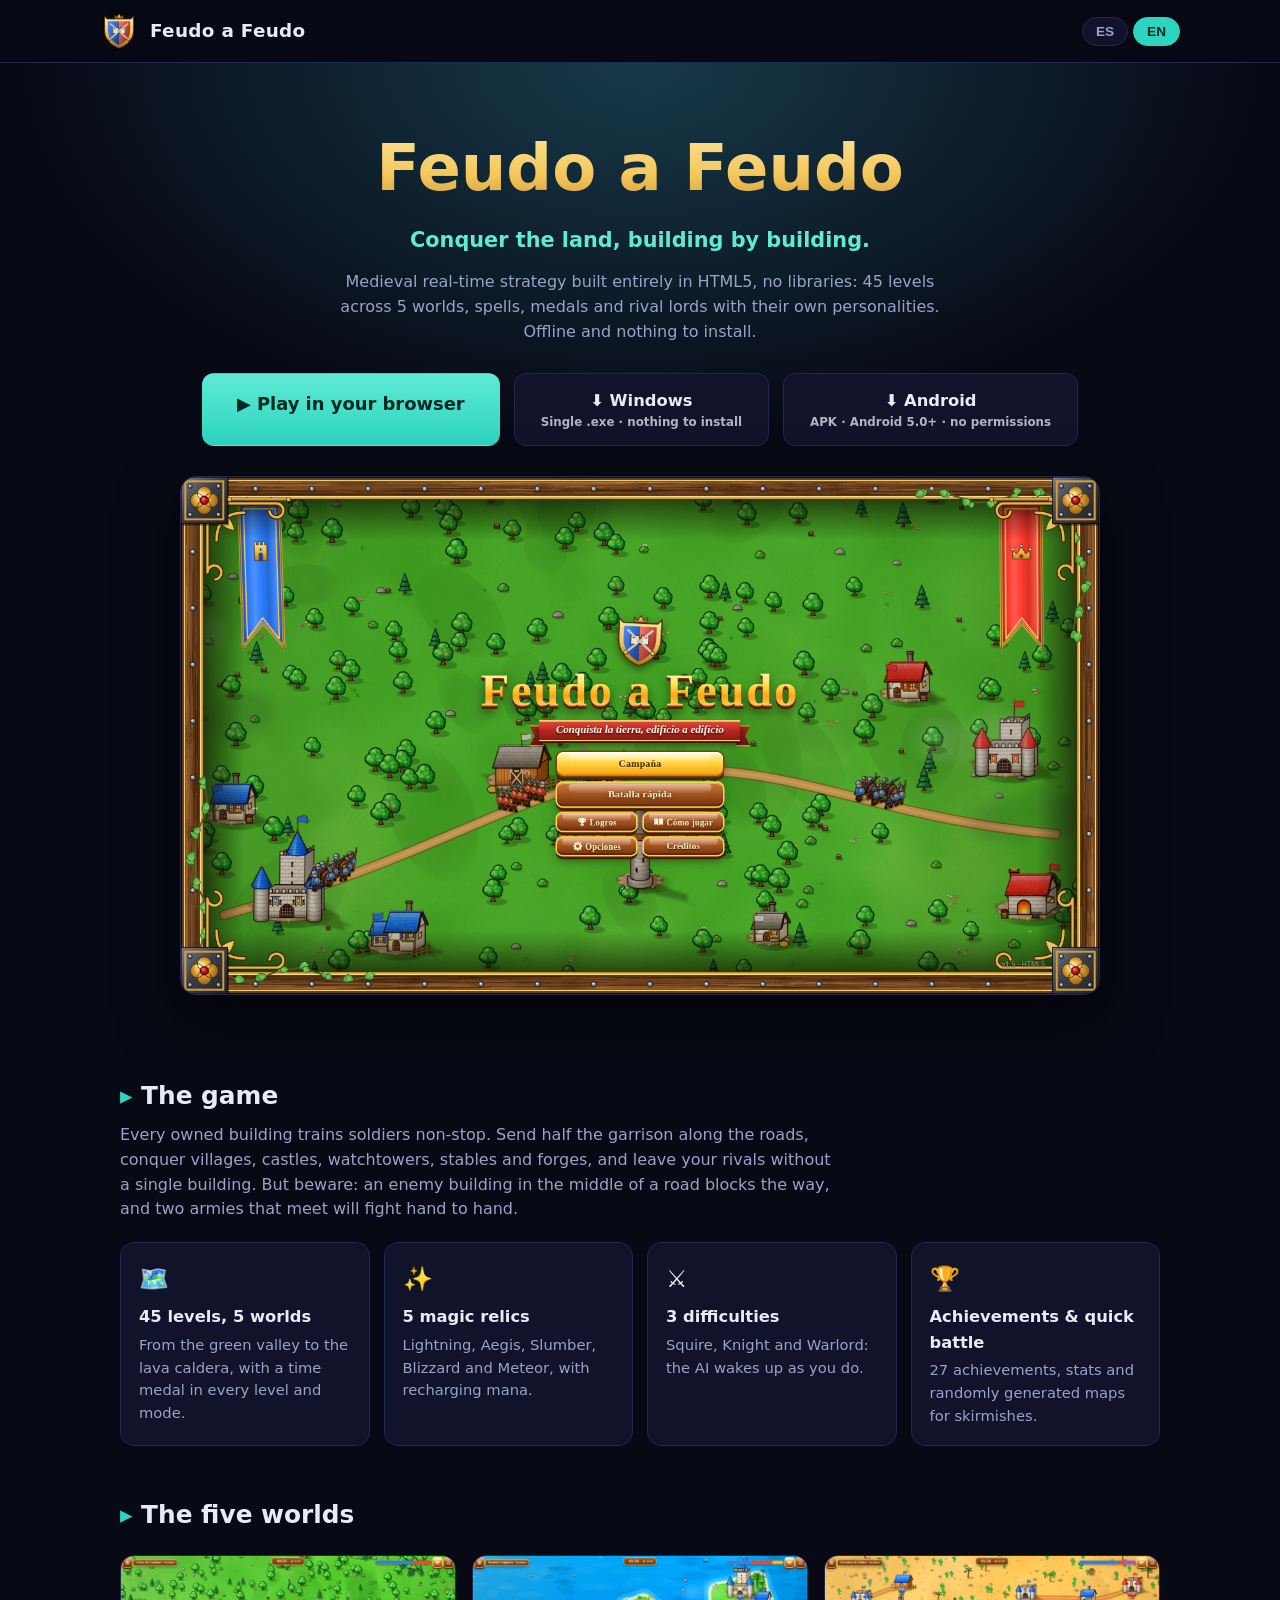
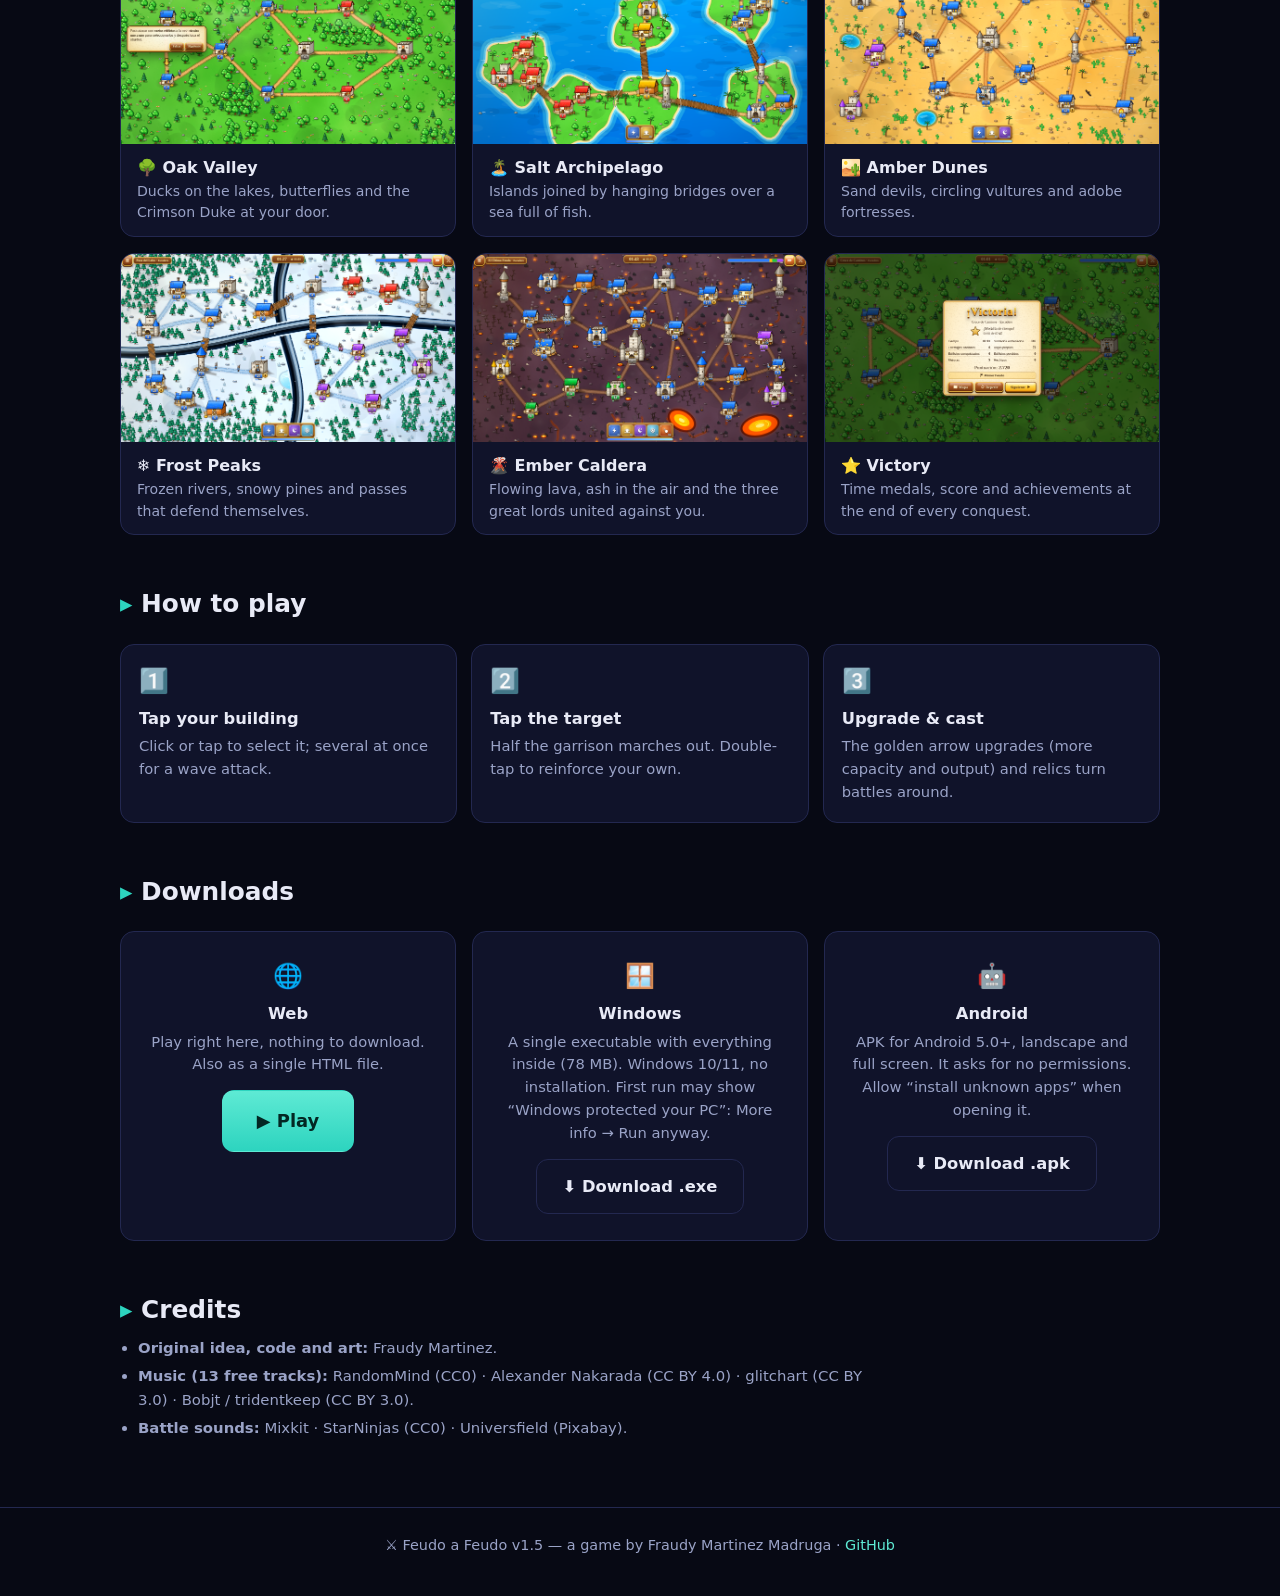
<file: index.html>
<!DOCTYPE html>
<html lang="es">
<head>
<meta charset="UTF-8">
<meta name="viewport" content="width=device-width, initial-scale=1.0">
<title>Feudo a Feudo — Conquista la tierra, edificio a edificio</title>
<meta name="description" content="Juego de estrategia medieval en tiempo real hecho en HTML5. 45 niveles, 5 mundos. Juega en el navegador o descarga para Windows y Android.">
<link rel="icon" href="juego/img/icono-192.png">
<style>
  :root{
    --bg:#070914; --bg2:#0c0f22; --card:#10132a; --line:#232850;
    --teal:#2dd4bf; --teal2:#5eead4; --gold:#f4c95d; --txt:#e8eaf6; --mut:#9aa3c7;
  }
  *{margin:0;padding:0;box-sizing:border-box}
  body{background:var(--bg);color:var(--txt);font-family:'Segoe UI',system-ui,-apple-system,sans-serif;line-height:1.55}
  a{color:var(--teal2);text-decoration:none}
  .wrap{max-width:1080px;margin:0 auto;padding:0 20px}
  header{position:sticky;top:0;z-index:10;background:rgba(7,9,20,.88);backdrop-filter:blur(8px);border-bottom:1px solid var(--line)}
  .nav{display:flex;align-items:center;gap:12px;padding:12px 0}
  .nav img{width:38px;height:38px;border-radius:9px}
  .nav .t{font-weight:800;font-size:1.15rem;letter-spacing:.3px}
  .nav .sp{flex:1}
  .lang button{background:var(--card);color:var(--mut);border:1px solid var(--line);padding:6px 13px;border-radius:20px;cursor:pointer;font-weight:700;font-size:.85rem}
  .lang button.on{background:var(--teal);color:#04241f;border-color:var(--teal)}
  .hero{text-align:center;padding:56px 0 30px;background:radial-gradient(ellipse 70% 55% at 50% 0%,#173a4a 0%,var(--bg) 70%)}
  .hero h1{font-size:clamp(2.4rem,6vw,4rem);font-weight:900;background:linear-gradient(180deg,#ffe9a8,var(--gold) 55%,#c8892a);-webkit-background-clip:text;background-clip:text;color:transparent;text-shadow:0 2px 0 transparent}
  .hero .tag{color:var(--teal2);font-size:clamp(1rem,2.4vw,1.3rem);font-weight:600;margin-top:6px}
  .hero .sub{color:var(--mut);max-width:640px;margin:14px auto 0}
  .cta{display:flex;gap:14px;justify-content:center;flex-wrap:wrap;margin:28px 0 8px}
  .btn{display:inline-block;padding:14px 26px;border-radius:12px;font-weight:800;font-size:1.02rem;border:1px solid var(--line);background:var(--card);color:var(--txt);transition:.15s}
  .btn:hover{transform:translateY(-2px);border-color:var(--teal)}
  .btn.play{background:linear-gradient(180deg,var(--teal2),var(--teal));color:#032723;border-color:transparent;font-size:1.12rem;padding:16px 34px}
  .btn small{display:block;font-weight:600;font-size:.74rem;opacity:.75}
  .shot{margin:30px auto 0;max-width:920px}
  .shot img{width:100%;border-radius:16px;border:1px solid var(--line);box-shadow:0 24px 60px rgba(0,0,0,.55)}
  section{padding:44px 0 6px}
  h2{font-size:1.55rem;margin-bottom:8px}
  h2 .bar{color:var(--teal)}
  .lead{color:var(--mut);max-width:720px}
  .grid{display:grid;grid-template-columns:repeat(auto-fit,minmax(230px,1fr));gap:14px;margin-top:20px}
  .card{background:var(--card);border:1px solid var(--line);border-radius:14px;padding:18px}
  .card .ic{font-size:1.5rem}
  .card h3{margin:6px 0 4px;font-size:1.02rem}
  .card p{color:var(--mut);font-size:.92rem}
  .worlds{display:grid;grid-template-columns:repeat(auto-fit,minmax(300px,1fr));gap:16px;margin-top:20px}
  .world{background:var(--card);border:1px solid var(--line);border-radius:14px;overflow:hidden}
  .world img{width:100%;display:block;aspect-ratio:16/9;object-fit:cover}
  .world div{padding:12px 16px}
  .world h3{font-size:1rem}
  .world p{color:var(--mut);font-size:.88rem}
  .steps{display:grid;grid-template-columns:repeat(auto-fit,minmax(230px,1fr));gap:14px;margin-top:20px}
  .dl{display:grid;grid-template-columns:repeat(auto-fit,minmax(280px,1fr));gap:16px;margin-top:20px}
  .dl .card{text-align:center;padding:26px 20px}
  .dl .btn{margin-top:14px}
  footer{margin-top:56px;border-top:1px solid var(--line);padding:26px 0 40px;color:var(--mut);font-size:.9rem;text-align:center}
  .credits{color:var(--mut);font-size:.93rem;max-width:760px}
  .credits li{margin:5px 0 5px 18px}
</style>
</head>
<body>
<header>
  <div class="wrap nav">
    <img src="juego/img/icono-192.png" alt="Feudo a Feudo">
    <div class="t">Feudo a Feudo</div>
    <div class="sp"></div>
    <div class="lang">
      <button id="bES" class="on" onclick="setLang('es')">ES</button>
      <button id="bEN" onclick="setLang('en')">EN</button>
    </div>
  </div>
</header>

<div class="hero">
  <div class="wrap">
    <h1>Feudo a Feudo</h1>
    <div class="tag" data-es="Conquista la tierra, edificio a edificio." data-en="Conquer the land, building by building.">Conquista la tierra, edificio a edificio.</div>
    <p class="sub" data-es="Estrategia medieval en tiempo real hecha íntegramente en HTML5, sin librerías: 45 niveles en 5 mundos, hechizos, medallas y señores rivales con su propia personalidad. Sin conexión y sin instalar nada." data-en="Medieval real-time strategy built entirely in HTML5, no libraries: 45 levels across 5 worlds, spells, medals and rival lords with their own personalities. Offline and nothing to install.">Estrategia medieval en tiempo real hecha íntegramente en HTML5, sin librerías: 45 niveles en 5 mundos, hechizos, medallas y señores rivales con su propia personalidad. Sin conexión y sin instalar nada.</p>
    <div class="cta">
      <a class="btn play" href="juego/"><span data-es="▶ Jugar en el navegador" data-en="▶ Play in your browser">▶ Jugar en el navegador</span></a>
      <a class="btn" href="https://github.com/YottoMtnz/feudo-a-feudo/releases/download/v1.5-windows/Feudo.a.Feudo.exe">⬇ Windows<small data-es="Un solo .exe · no instala nada" data-en="Single .exe · nothing to install">Un solo .exe · no instala nada</small></a>
      <a class="btn" href="https://github.com/YottoMtnz/feudo-a-feudo/releases/download/v1.5-android/FeudoAFeudo.apk">⬇ Android<small data-es="APK · Android 5.0+ · sin permisos" data-en="APK · Android 5.0+ · no permissions">APK · Android 5.0+ · sin permisos</small></a>
    </div>
    <div class="shot"><img src="capturas/menu.png" alt="Feudo a Feudo — pantalla principal / main screen"></div>
  </div>
</div>

<section>
  <div class="wrap">
    <h2><span class="bar">▸</span> <span data-es="El juego" data-en="The game">El juego</span></h2>
    <p class="lead" data-es="Cada edificio con dueño entrena soldados sin parar. Envía la mitad de la guarnición por los caminos, conquista aldeas, castillos, atalayas, establos y herrerías, y deja a tus rivales sin un solo edificio. Pero cuidado: un edificio enemigo en medio del camino bloquea el paso, y dos ejércitos que se cruzan luchan cuerpo a cuerpo." data-en="Every owned building trains soldiers non-stop. Send half the garrison along the roads, conquer villages, castles, watchtowers, stables and forges, and leave your rivals without a single building. But beware: an enemy building in the middle of a road blocks the way, and two armies that meet will fight hand to hand.">Cada edificio con dueño entrena soldados sin parar. Envía la mitad de la guarnición por los caminos, conquista aldeas, castillos, atalayas, establos y herrerías, y deja a tus rivales sin un solo edificio. Pero cuidado: un edificio enemigo en medio del camino bloquea el paso, y dos ejércitos que se cruzan luchan cuerpo a cuerpo.</p>
    <div class="grid">
      <div class="card"><div class="ic">🗺️</div><h3 data-es="45 niveles, 5 mundos" data-en="45 levels, 5 worlds">45 niveles, 5 mundos</h3><p data-es="Del valle verde a la caldera de lava, con medalla de tiempo en cada nivel y modo." data-en="From the green valley to the lava caldera, with a time medal in every level and mode.">Del valle verde a la caldera de lava, con medalla de tiempo en cada nivel y modo.</p></div>
      <div class="card"><div class="ic">✨</div><h3 data-es="5 reliquias mágicas" data-en="5 magic relics">5 reliquias mágicas</h3><p data-es="Rayo, Égida, Sopor, Ventisca y Meteoro, con maná que se recarga." data-en="Lightning, Aegis, Slumber, Blizzard and Meteor, with recharging mana.">Rayo, Égida, Sopor, Ventisca y Meteoro, con maná que se recarga.</p></div>
      <div class="card"><div class="ic">⚔️</div><h3 data-es="3 dificultades" data-en="3 difficulties">3 dificultades</h3><p data-es="Escudero, Caballero y Señor de la Guerra: la IA se despierta contigo." data-en="Squire, Knight and Warlord: the AI wakes up as you do.">Escudero, Caballero y Señor de la Guerra: la IA se despierta contigo.</p></div>
      <div class="card"><div class="ic">🏆</div><h3 data-es="Logros y batalla rápida" data-en="Achievements & quick battle">Logros y batalla rápida</h3><p data-es="27 logros, estadísticas y mapas generados al azar para escaramuzas." data-en="27 achievements, stats and randomly generated maps for skirmishes.">27 logros, estadísticas y mapas generados al azar para escaramuzas.</p></div>
    </div>
  </div>
</section>

<section>
  <div class="wrap">
    <h2><span class="bar">▸</span> <span data-es="Los cinco mundos" data-en="The five worlds">Los cinco mundos</span></h2>
    <div class="worlds">
      <div class="world"><img src="capturas/valle.png" alt="Valle de Robledal"><div><h3 data-es="🌳 Valle de Robledal" data-en="🌳 Oak Valley">🌳 Valle de Robledal</h3><p data-es="Patos en los lagos, mariposas y el Duque Bermejo en tu puerta." data-en="Ducks on the lakes, butterflies and the Crimson Duke at your door.">Patos en los lagos, mariposas y el Duque Bermejo en tu puerta.</p></div></div>
      <div class="world"><img src="capturas/islas.png" alt="Archipiélago de Sal"><div><h3 data-es="🏝️ Archipiélago de Sal" data-en="🏝️ Salt Archipelago">🏝️ Archipiélago de Sal</h3><p data-es="Islas unidas por puentes colgantes sobre un mar lleno de peces." data-en="Islands joined by hanging bridges over a sea full of fish.">Islas unidas por puentes colgantes sobre un mar lleno de peces.</p></div></div>
      <div class="world"><img src="capturas/desierto.png" alt="Dunas de Ámbar"><div><h3 data-es="🏜️ Dunas de Ámbar" data-en="🏜️ Amber Dunes">🏜️ Dunas de Ámbar</h3><p data-es="Remolinos de arena, buitres en círculo y fortalezas de adobe." data-en="Sand devils, circling vultures and adobe fortresses.">Remolinos de arena, buitres en círculo y fortalezas de adobe.</p></div></div>
      <div class="world"><img src="capturas/hielo.png" alt="Cumbres de Escarcha"><div><h3 data-es="❄️ Cumbres de Escarcha" data-en="❄️ Frost Peaks">❄️ Cumbres de Escarcha</h3><p data-es="Ríos helados, pinos nevados y pasos que se defienden solos." data-en="Frozen rivers, snowy pines and passes that defend themselves.">Ríos helados, pinos nevados y pasos que se defienden solos.</p></div></div>
      <div class="world"><img src="capturas/volcan.png" alt="Caldera de Brasas"><div><h3 data-es="🌋 Caldera de Brasas" data-en="🌋 Ember Caldera">🌋 Caldera de Brasas</h3><p data-es="Lava que fluye, ceniza en el aire y los tres grandes señores unidos contra ti." data-en="Flowing lava, ash in the air and the three great lords united against you.">Lava que fluye, ceniza en el aire y los tres grandes señores unidos contra ti.</p></div></div>
      <div class="world"><img src="capturas/victoria.png" alt="Victoria"><div><h3 data-es="⭐ La victoria" data-en="⭐ Victory">⭐ La victoria</h3><p data-es="Medallas de tiempo, puntuación y logros al cerrar cada conquista." data-en="Time medals, score and achievements at the end of every conquest.">Medallas de tiempo, puntuación y logros al cerrar cada conquista.</p></div></div>
    </div>
  </div>
</section>

<section>
  <div class="wrap">
    <h2><span class="bar">▸</span> <span data-es="Cómo se juega" data-en="How to play">Cómo se juega</span></h2>
    <div class="steps">
      <div class="card"><div class="ic">1️⃣</div><h3 data-es="Toca tu edificio" data-en="Tap your building">Toca tu edificio</h3><p data-es="Clic o toque para seleccionarlo; varios a la vez si quieres atacar en oleada." data-en="Click or tap to select it; several at once for a wave attack.">Clic o toque para seleccionarlo; varios a la vez si quieres atacar en oleada.</p></div>
      <div class="card"><div class="ic">2️⃣</div><h3 data-es="Toca el objetivo" data-en="Tap the target">Toca el objetivo</h3><p data-es="Sale la mitad de la guarnición por el camino. Doble toque para reforzar uno tuyo." data-en="Half the garrison marches out. Double-tap to reinforce your own.">Sale la mitad de la guarnición por el camino. Doble toque para reforzar uno tuyo.</p></div>
      <div class="card"><div class="ic">3️⃣</div><h3 data-es="Mejora y hechiza" data-en="Upgrade & cast">Mejora y hechiza</h3><p data-es="La flecha dorada sube el nivel (más capacidad y producción) y las reliquias cambian batallas." data-en="The golden arrow upgrades (more capacity and output) and relics turn battles around.">La flecha dorada sube el nivel (más capacidad y producción) y las reliquias cambian batallas.</p></div>
    </div>
  </div>
</section>

<section>
  <div class="wrap">
    <h2><span class="bar">▸</span> <span data-es="Descargas" data-en="Downloads">Descargas</span></h2>
    <div class="dl">
      <div class="card"><div class="ic">🌐</div><h3 data-es="Web" data-en="Web">Web</h3><p data-es="Juega aquí mismo, sin descargar nada. También en un solo archivo HTML." data-en="Play right here, nothing to download. Also as a single HTML file.">Juega aquí mismo, sin descargar nada. También en un solo archivo HTML.</p><a class="btn play" href="juego/"><span data-es="▶ Jugar" data-en="▶ Play">▶ Jugar</span></a></div>
      <div class="card"><div class="ic">🪟</div><h3>Windows</h3><p data-es="Un solo ejecutable con todo dentro (78 MB). Windows 10/11, sin instalación. La primera vez puede salir «Windows protegió su PC»: Más información → Ejecutar de todas formas." data-en="A single executable with everything inside (78 MB). Windows 10/11, no installation. First run may show “Windows protected your PC”: More info → Run anyway.">Un solo ejecutable con todo dentro (78 MB). Windows 10/11, sin instalación. La primera vez puede salir «Windows protegió su PC»: Más información → Ejecutar de todas formas.</p><a class="btn" href="https://github.com/YottoMtnz/feudo-a-feudo/releases/download/v1.5-windows/Feudo.a.Feudo.exe">⬇ <span data-es="Descargar .exe" data-en="Download .exe">Descargar .exe</span></a></div>
      <div class="card"><div class="ic">🤖</div><h3>Android</h3><p data-es="APK para Android 5.0 o posterior, en horizontal y a pantalla completa. No pide ningún permiso. Permite «instalar apps desconocidas» al abrirlo." data-en="APK for Android 5.0+, landscape and full screen. It asks for no permissions. Allow “install unknown apps” when opening it.">APK para Android 5.0 o posterior, en horizontal y a pantalla completa. No pide ningún permiso. Permite «instalar apps desconocidas» al abrirlo.</p><a class="btn" href="https://github.com/YottoMtnz/feudo-a-feudo/releases/download/v1.5-android/FeudoAFeudo.apk">⬇ <span data-es="Descargar .apk" data-en="Download .apk">Descargar .apk</span></a></div>
    </div>
  </div>
</section>

<section>
  <div class="wrap">
    <h2><span class="bar">▸</span> <span data-es="Créditos" data-en="Credits">Créditos</span></h2>
    <ul class="credits">
      <li><b data-es="Idea original, código y gráficos:" data-en="Original idea, code and art:">Idea original, código y gráficos:</b> Fraudy Martinez.</li>
      <li><b data-es="Música (13 pistas libres):" data-en="Music (13 free tracks):">Música (13 pistas libres):</b> RandomMind (CC0) · Alexander Nakarada (CC BY 4.0) · glitchart (CC BY 3.0) · Bobjt / tridentkeep (CC BY 3.0).</li>
      <li><b data-es="Sonidos de batalla:" data-en="Battle sounds:">Sonidos de batalla:</b> Mixkit · StarNinjas (CC0) · Universfield (Pixabay).</li>
    </ul>
  </div>
</section>

<footer>
  <div class="wrap">
    <span data-es="⚔️ Feudo a Feudo v1.5 — un juego de Fraudy Martinez Madruga ·" data-en="⚔️ Feudo a Feudo v1.5 — a game by Fraudy Martinez Madruga ·">⚔️ Feudo a Feudo v1.5 — un juego de Fraudy Martinez Madruga ·</span>
    <a href="https://github.com/YottoMtnz/feudo-a-feudo">GitHub</a>
  </div>
</footer>

<script>
  function setLang(l){
    document.querySelectorAll('[data-es]').forEach(function(el){
      el.textContent = el.getAttribute('data-' + l);
    });
    document.getElementById('bES').classList.toggle('on', l === 'es');
    document.getElementById('bEN').classList.toggle('on', l === 'en');
    document.documentElement.lang = l;
    try{ localStorage.setItem('feudo-lang', l); }catch(e){}
  }
  (function(){
    var l = 'es';
    try{ l = localStorage.getItem('feudo-lang') || ((navigator.language || 'es').indexOf('en') === 0 ? 'en' : 'es'); }catch(e){}
    if(l === 'en') setLang('en');
  })();
</script>
</body>
</html>
</file>
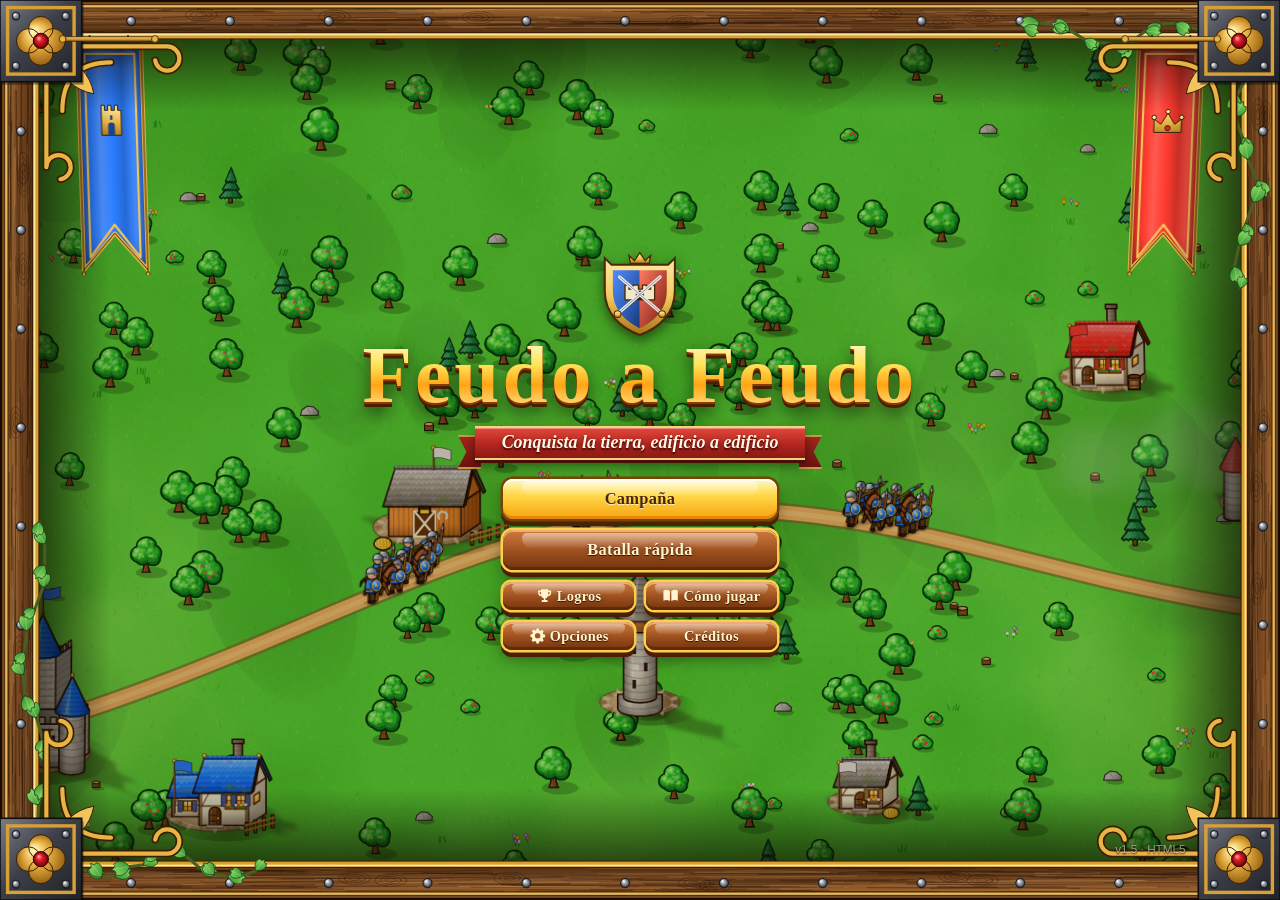
<file: juego/index.html>
<!doctype html>
<html lang="es">
<head>
  <meta charset="utf-8">
  <meta name="viewport" content="width=device-width, initial-scale=1, maximum-scale=1, user-scalable=no, viewport-fit=cover">
  <meta name="theme-color" content="#24160b">
  <meta name="mobile-web-app-capable" content="yes">
  <meta name="apple-mobile-web-app-capable" content="yes">
  <meta name="description" content="Feudo a Feudo: estrategia medieval en tiempo real. Conquista la tierra, edificio a edificio.">
  <title>Feudo a Feudo</title>
  <link rel="icon" href="data:image/svg+xml,%3Csvg xmlns='http://www.w3.org/2000/svg' viewBox='0 0 120 130'%3E%3Cpath d='M18 22 L102 22 L112 12 L112 60 C112 95 88 116 60 126 C32 116 8 95 8 60 L8 12 Z' fill='%23f4c95d' stroke='%234a2a06' stroke-width='5'/%3E%3Cpath d='M20 30 L60 30 L60 116 C40 106 20 90 20 60 Z' fill='%232f6fdc'/%3E%3Cpath d='M60 30 L100 30 L100 60 C100 90 80 106 60 116 Z' fill='%23d63a2b'/%3E%3C/svg%3E">
  <link rel="icon" type="image/png" sizes="192x192" href="img/icono-192.png">
  <link rel="apple-touch-icon" href="img/icono-192.png">
  <link rel="stylesheet" href="css/style.css">
</head>
<body>
  <div id="app">
    <canvas id="cv"></canvas>
  </div>
  <div id="rotate">
    <svg viewBox="0 0 24 24" width="64" height="64" fill="#f4c95d"><path d="M7 2h10a2 2 0 012 2v16a2 2 0 01-2 2H7a2 2 0 01-2-2V4a2 2 0 012-2zm0 3v14h10V5z"/></svg>
    <div>Gira el dispositivo para jugar en horizontal</div>
    <button class="btn small wood">Jugar igualmente</button>
  </div>
  <div class="loading" id="loading">Preparando el reino…</div>
  <div id="fps" class="hidden"></div>
  <noscript><div class="loading">Feudo a Feudo necesita JavaScript activado.</div></noscript>

  <script src="js/core/util.js"></script>
  <script src="js/core/data.js"></script>
  <script src="js/core/map.js"></script>
  <script src="js/core/game.js"></script>
  <script src="js/core/ai.js"></script>
  <script src="js/core/mapgen.js"></script>
  <script src="js/core/levels.js"></script>
  <script src="js/core/host.js"></script>
  <script src="js/core/storage.js"></script>
  <script src="js/render/art.js"></script>
  <script src="js/render/terrain.js"></script>
  <script src="js/render/life.js"></script>
  <script src="js/render/renderer.js"></script>
  <script src="js/audio/tracks.js"></script>
  <script src="js/audio/audio.js"></script>
  <script src="js/audio/sfx-data.js"></script>
  <script src="js/audio/battle.js"></script>
  <script src="js/ui/icons.js"></script>
  <script src="js/ui/ui.js"></script>
  <script src="js/ui/input.js"></script>
  <script src="js/ui/tut.js"></script>
  <script src="js/main.js"></script>
</body>
</html>
</file>
<file: juego/css/style.css>
/* Feudo a Feudo — estilos de interfaz (madera, pergamino y oro) */
:root {
  --gold: #ffd23f; --gold-l: #fff0a8; --gold-d: #c47f0a; --gold-dd: #7a4206;
  --ink: #2b1606; --ink-l: #6a4426;
  --parch: #fff4d6; --parch-d: #f2d9a0; --parch-dd: #cfa35a;
  --wood: #6a3a16; --wood-l: #925226; --wood-d: #3a1d08;
  --blue: #2b7dff; --red: #ff3b30; --green: #1fc24a;
  --spring: cubic-bezier(.34, 1.56, .64, 1);
  --serif: "Palatino Linotype", "Book Antiqua", Palatino, "URW Palladio L", Georgia, "Times New Roman", serif;
  --sans: "Trebuchet MS", "Segoe UI", Roboto, "Helvetica Neue", Arial, sans-serif;
  --fs: clamp(12px, 0.85vmin + 8px, 19px);
  --parch-tex: none;
}
* { box-sizing: border-box; -webkit-tap-highlight-color: transparent; }
html, body { margin: 0; height: 100%; background: #0d0b0a; color: var(--ink); overflow: hidden; font-family: var(--sans); font-size: var(--fs); }
body { touch-action: none; user-select: none; -webkit-user-select: none; overscroll-behavior: none; }
#app { position: fixed; inset: 0; }
#cv { position: absolute; left: 0; top: 0; display: block; }
.hidden { display: none !important; }
button { font: inherit; color: inherit; cursor: pointer; }
svg.i { width: 1.2em; height: 1.2em; vertical-align: -0.2em; fill: currentColor; }

/* ---------- botones ---------- */
.btn {
  position: relative; border: 0; border-radius: 0.6em; padding: 0.6em 1.4em; font-family: var(--serif); font-weight: bold; font-size: 1.05em; letter-spacing: 0.02em;
  color: #4a2400; background: linear-gradient(#fff9c8, #ffd94a 40%, #f7a20c 100%);
  box-shadow: inset 0 2px 0 rgba(255,255,255,0.9), inset 0 -3px 0 rgba(190,80,0,0.35), 0 0 0 2.5px #7a4206, 0 5px 0 2px #4a2603, 0 8px 16px rgba(0,0,0,0.4);
  text-shadow: 0 1px 0 rgba(255,255,255,0.7); transition: transform 0.2s var(--spring), filter 0.15s;
}
.btn::after { content: ''; position: absolute; left: 7%; right: 7%; top: 6%; height: 40%; border-radius: 0.5em 0.5em 1.2em 1.2em; background: linear-gradient(rgba(255,255,255,0.5), rgba(255,255,255,0)); pointer-events: none; }
.btn:hover { transform: translateY(-2px) scale(1.04); filter: brightness(1.07) saturate(1.12); }
.btn:active { transform: translateY(3px) scale(0.97, 0.93); transition-duration: 0.06s; box-shadow: inset 0 2px 0 rgba(255,255,255,0.8), 0 0 0 2.5px #7a4206, 0 1px 0 2px #4a2603, 0 3px 8px rgba(0,0,0,0.4); }
.btn[disabled] { filter: grayscale(0.9) brightness(0.8); cursor: not-allowed; }
.btn.wood {
  color: #fff4cc; text-shadow: 0 1px 0 #3a1500, 0 0 6px rgba(0,0,0,0.3);
  background: linear-gradient(#cf7a3c, #9c4f1e 55%, #73340e);
  box-shadow: inset 0 2px 0 rgba(255,222,170,0.55), inset 0 -3px 0 rgba(60,20,0,0.4), 0 0 0 2.5px #ffcf4a, 0 5px 0 2px #4a1f05, 0 8px 16px rgba(0,0,0,0.45);
}
.btn.red { color: #fff6ee; text-shadow: 0 1px 0 #6a0a04; background: linear-gradient(#ff9a82, #ff3b30 50%, #c8160d); box-shadow: inset 0 2px 0 rgba(255,255,255,0.6), inset 0 -3px 0 rgba(120,0,0,0.35), 0 0 0 2.5px #6e0c06, 0 5px 0 2px #3e0703, 0 8px 16px rgba(0,0,0,0.45); }
.btn.small { padding: 0.35em 0.9em; font-size: 0.92em; }
.btn.icon { padding: 0.45em; width: 2.6em; height: 2.6em; display: inline-flex; align-items: center; justify-content: center; }
.btn.icon svg { width: 1.45em; height: 1.45em; }

/* ---------- paneles de pergamino ---------- */
.parch {
  background-color: var(--parch);
  background-image: var(--parch-tex), radial-gradient(ellipse at 50% 40%, #fffdf2 0%, #fff0cc 58%, #f4d898 100%);
  background-blend-mode: multiply, normal;
  border-radius: 1em; color: var(--ink);
  box-shadow: inset 0 0 0 2px #fff3cc, inset 0 0 0 4.5px #e8a838, inset 0 0 18px rgba(210,140,30,0.3), 0 0 0 3px #5a2e0c, 0 18px 40px rgba(0,0,0,0.5);
}
.woodbar {
  background: linear-gradient(#a05c28, #6c3612);
  box-shadow: inset 0 2px 0 rgba(255,220,150,0.45), 0 0 0 2px #ffcf4a, 0 4px 12px rgba(0,0,0,0.45);
  color: var(--gold-l); border-radius: 0.6em;
}
h1, h2, h3 { font-family: var(--serif); margin: 0; }
.title-gold {
  font-family: var(--serif); font-weight: bold; letter-spacing: 0.04em;
  background: linear-gradient(#fffbe0 0%, #ffe45c 36%, #ffa514 62%, #fff3a8 100%);
  -webkit-background-clip: text; background-clip: text; color: transparent;
  filter: drop-shadow(0 2px 0 #8a3c00) drop-shadow(0 3px 0 #4a1e00) drop-shadow(0 6px 8px rgba(0,0,0,0.5));
}

/* ---------- pantallas ---------- */
.screen { position: absolute; inset: 0; display: flex; flex-direction: column; align-items: center; justify-content: center; overflow: hidden; }
.screen > canvas.bg { position: absolute; inset: 0; width: 100%; height: 100%; z-index: 0; }
.screen > canvas.frame { position: absolute; inset: 0; width: 100%; height: 100%; z-index: 0; pointer-events: none; }
.screen > .content { position: relative; z-index: 1; }
.fade-in { animation: fadeIn 0.35s ease-out; }
@keyframes fadeIn { from { opacity: 0; transform: translateY(8px); } to { opacity: 1; transform: none; } }
@keyframes pop { 0% { transform: scale(0.6); opacity: 0; } 70% { transform: scale(1.06); opacity: 1; } 100% { transform: scale(1); } }
@keyframes bounceIn { 0% { transform: translateY(-40px) scale(0.5); opacity: 0; } 55% { transform: translateY(6px) scale(1.08, 0.94); opacity: 1; } 75% { transform: translateY(-3px) scale(0.97, 1.03); } 100% { transform: none; } }
@keyframes wobble { 0%, 100% { transform: translateY(0) rotate(0); } 25% { transform: translateY(-5px) rotate(-3deg); } 75% { transform: translateY(-3px) rotate(3deg); } }
@keyframes float { 0%, 100% { transform: translateY(0); } 50% { transform: translateY(-6px); } }
@keyframes shine { 0% { background-position: -200% 0; } 100% { background-position: 200% 0; } }

/* título */
#scr-title .content { display: flex; flex-direction: column; align-items: center; gap: 1.2em; padding: 1em; }
.logo { text-align: center; animation: bounceIn 0.9s var(--spring) both; }
.logo .crest { width: 5.6em; height: 5.6em; margin: 0 auto -0.4em; filter: drop-shadow(0 5px 6px rgba(0,0,0,0.5)); animation: wobble 3.6s ease-in-out infinite; }
.logo h1 { font-size: clamp(36px, 9vmin, 104px); line-height: 1; }
.logo .sub { font-family: var(--serif); font-style: italic; font-weight: bold; color: #ffffff; font-size: 1.15em; margin-top: 0.4em; text-shadow: 0 2px 0 #5a2a00, 0 3px 6px rgba(0,0,0,0.6); }
/* cinta roja con ribete dorado y puntas de cola de golondrina detrás del lema */
#scr-title .logo .sub {
  display: inline-block; position: relative; margin-top: 0.55em; padding: 0.22em 1.5em 0.3em;
  background: linear-gradient(#e2473a, #b3261f 55%, #8c1a15); color: #fff8e6;
  border-top: 2px solid #f6d27a; border-bottom: 2px solid #f6d27a;
  box-shadow: inset 0 1px 0 rgba(255,255,255,0.35), 0 3px 0 #4a0e08, 0 6px 12px rgba(0,0,0,0.45);
  text-shadow: 0 2px 0 #5a0e08, 0 2px 4px rgba(0,0,0,0.5);
}
#scr-title .logo .sub::before, #scr-title .logo .sub::after {
  content: ''; position: absolute; top: 0.38em; height: 100%; width: 1.3em; z-index: -1;
  background: linear-gradient(#a8241c, #6e130f); border-top: 2px solid #c99a46; border-bottom: 2px solid #c99a46;
}
#scr-title .logo .sub::before { left: -0.95em; clip-path: polygon(0 0, 100% 0, 100% 100%, 0 100%, 38% 50%); }
#scr-title .logo .sub::after { right: -0.95em; clip-path: polygon(0 0, 100% 0, 62% 50%, 100% 100%, 0 100%); }
.menu { display: flex; flex-direction: column; gap: 0.75em; min-width: 17.5em; }
.menu .btn { white-space: nowrap; }
.menu .row { display: flex; gap: 0.75em; }
.menu .row .btn { flex: 1; }
.version { position: absolute; right: calc(var(--frame, 0px) * 2.3 + 0.6em); bottom: calc(var(--frame, 0px) + 0.6em); color: rgba(255,240,210,0.6); font-size: 0.75em; z-index: 2; text-shadow: 0 1px 2px #000; }

/* mapa de campaña */
#scr-map { justify-content: flex-start; background: radial-gradient(ellipse at center, #74421c, #2a1606); }
.map-top { position: relative; z-index: 2; width: 100%; display: flex; align-items: center; gap: 0.6em; padding: 0.6em 0.8em; }
.map-top .tabs { flex: 1; display: flex; gap: 0.4em; justify-content: flex-start; flex-wrap: nowrap; overflow-x: auto; scrollbar-width: none; padding: 3px 4px 6px; }
.map-top .tabs::-webkit-scrollbar { display: none; }
.map-top .tabs > :first-child { margin-left: auto; }
.map-top .tabs > :last-child { margin-right: auto; }
.tab { border: 0; padding: 0.4em 0.8em; border-radius: 0.7em; font-family: var(--serif); font-weight: bold; color: #fff2c4; background: linear-gradient(#b8642c, #7c3c14); box-shadow: inset 0 2px 0 rgba(255,220,170,0.4), 0 0 0 2px #e8a838, 0 3px 0 1px #3a1700; white-space: nowrap; display: flex; align-items: center; gap: 0.4em; transition: transform 0.2s var(--spring); }
.tab:hover { transform: translateY(-1px) scale(1.05); }
.tab.on { color: #4a2400; background: linear-gradient(#fff9c8, #ffd94a 50%, #f7a20c); box-shadow: inset 0 2px 0 rgba(255,255,255,0.8), 0 0 0 2px #7a4206, 0 3px 0 1px #4a2603; }
.tab.lock { opacity: 0.55; }
.tab .p { font-family: var(--sans); font-size: 0.75em; opacity: 0.85; }
.map-wrap { position: relative; z-index: 1; flex: 1; width: 100%; display: flex; align-items: center; justify-content: center; padding: 0 0.8em 0.8em; min-height: 0; }
.map-frame { position: relative; width: 100%; height: 100%; border-radius: 1em; overflow: hidden; box-shadow: 0 0 0 3px #ffcf4a, 0 0 0 6px #5a2e0c, 0 18px 40px rgba(0,0,0,0.55); }
.map-frame canvas { position: absolute; inset: 0; width: 100%; height: 100%; }
.map-info { position: absolute; left: 1.5%; top: 2.5%; max-width: 38%; padding: 0.7em 1em; }
.map-info h2 { font-size: 1.4em; }
.map-info p { margin: 0.3em 0 0; font-size: 0.88em; line-height: 1.3; }
.map-info .prog { margin-top: 0.4em; font-size: 0.82em; color: var(--ink-l); }
.lvl { position: absolute; transform: translate(-50%, -82%); border: 0; background: none; padding: 0; display: flex; flex-direction: column; align-items: center; filter: drop-shadow(0 3px 3px rgba(0,0,0,0.5)); transition: transform 0.22s var(--spring); }
.lvl:hover { transform: translate(-50%, -88%) scale(1.14); }
.lvl .flag { width: 2.6em; height: 3em; position: relative; display: flex; align-items: center; justify-content: center; }
.lvl .flag svg { position: absolute; inset: 0; width: 100%; height: 100%; }
.lvl .flag b { position: relative; font-family: var(--serif); font-size: 1.15em; color: #fff; text-shadow: 0 1px 2px #000; margin-top: -0.35em; }
.lvl .meds { display: flex; gap: 2px; margin-top: 1px; }
.lvl .meds i { width: 0.75em; height: 0.85em; display: block; clip-path: polygon(0 0, 100% 0, 100% 60%, 50% 100%, 0 60%); background: rgba(30,20,10,0.55); box-shadow: inset 0 0 0 1px rgba(255,255,255,0.3); }
.lvl .meds i.d { background: #c9c3b6; }
.lvl .meds i.m { background: linear-gradient(#fff2b0, #f0b42c); }
.lvl.locked { filter: grayscale(1) brightness(0.65) drop-shadow(0 3px 3px rgba(0,0,0,0.55)); cursor: not-allowed; }
.lvl.next .flag { animation: float 1.6s ease-in-out infinite; }
.lvl .name { font-family: var(--serif); font-size: 0.72em; color: #fff4d6; text-shadow: 0 1px 2px #000; white-space: nowrap; margin-top: 2px; padding: 0.05em 0.5em; border-radius: 0.6em; background: rgba(30,18,8,0.72); box-shadow: 0 0 0 1px rgba(244,201,93,0.45); }

/* modales */
#modal { position: absolute; inset: 0; z-index: 30; display: flex; align-items: center; justify-content: center; background: rgba(10,6,2,0.58); padding: 0.6em; }
.dlg { position: relative; max-width: min(96vw, 60em); max-height: 96vh; overflow: auto; padding: 1.2em 1.4em; animation: pop 0.3s ease-out; }
.dlg.wide { width: min(96vw, 58em); }
.dlg h2 { font-size: 1.6em; text-align: center; color: #4a2a0c; }
.dlg .x { position: absolute; right: 0.5em; top: 0.5em; }
.dlg .acts { display: flex; gap: 0.7em; justify-content: center; flex-wrap: wrap; margin-top: 1em; }
.brief { display: grid; grid-template-columns: minmax(12em, 1.1fr) 1fr; gap: 1em; align-items: start; }
.brief .prev { width: 100%; aspect-ratio: 16 / 9; border-radius: 0.5em; box-shadow: 0 0 0 2px #9c7a3d, 0 4px 10px rgba(0,0,0,0.35); background: #222; }
.brief .desc { font-style: italic; margin: 0.4em 0 0.6em; line-height: 1.35; }
.foes { display: flex; flex-wrap: wrap; gap: 0.4em; margin: 0.3em 0; }
.foe { display: flex; align-items: center; gap: 0.35em; padding: 0.2em 0.6em 0.2em 0.3em; border-radius: 1em; background: rgba(60,40,20,0.12); font-size: 0.88em; }
.foe i { width: 1em; height: 1.2em; display: block; clip-path: polygon(0 0, 100% 0, 100% 65%, 50% 100%, 0 65%); }
.feature { margin: 0.5em 0; padding: 0.5em 0.7em; border-radius: 0.5em; background: rgba(255,210,90,0.35); box-shadow: inset 0 0 0 1px rgba(150,100,20,0.5); font-size: 0.9em; }
.modes { display: grid; grid-template-columns: repeat(3, 1fr); gap: 0.5em; margin-top: 0.7em; }
.mode { border: 0; text-align: left; padding: 0.55em 0.6em; border-radius: 0.6em; background: rgba(255,250,235,0.55); box-shadow: inset 0 0 0 2px rgba(120,80,30,0.45); color: var(--ink); font-size: 0.85em; line-height: 1.25; }
.mode b { font-family: var(--serif); font-size: 1.12em; display: block; }
.mode.on { background: linear-gradient(#fffbd8, #ffd94a); box-shadow: inset 0 0 0 2px #c47f0a, 0 0 0 2.5px #ffcf4a, 0 4px 10px rgba(200,120,0,0.3); }
.mode.lock { opacity: 0.5; cursor: not-allowed; }
.mode small { display: block; color: var(--ink-l); margin-top: 0.2em; }
.res-title { text-align: center; font-size: clamp(30px, 6vmin, 64px); margin-bottom: 0.2em; }
.res-medal { display: flex; align-items: center; justify-content: center; gap: 0.6em; margin: 0.4em 0; font-family: var(--serif); font-size: 1.1em; }
.res-medal .md { width: 3em; height: 3em; animation: pop 0.6s 0.3s both; }
.stats { display: grid; grid-template-columns: repeat(auto-fit, minmax(9em, 1fr)); gap: 0.4em 1em; margin: 0.6em 0; }
.stat { display: flex; justify-content: space-between; border-bottom: 1px dashed rgba(90,60,20,0.35); padding: 0.15em 0; font-size: 0.92em; }
.stat b { font-family: var(--serif); }
.score { text-align: center; font-family: var(--serif); font-size: 1.4em; margin-top: 0.3em; }

/* logros */
.ach-grid { display: grid; grid-template-columns: repeat(auto-fill, minmax(14em, 1fr)); gap: 0.6em; margin-top: 0.8em; }
.ach { display: flex; gap: 0.6em; align-items: center; padding: 0.5em; border-radius: 0.6em; background: rgba(255,250,235,0.5); box-shadow: inset 0 0 0 1px rgba(120,80,30,0.4); }
.ach .ic { flex: 0 0 2.6em; height: 2.6em; border-radius: 50%; display: flex; align-items: center; justify-content: center; background: radial-gradient(circle at 35% 30%, #fffbe0, #ffd23f 55%, #f39a0c); box-shadow: 0 0 0 2px #7a4206, 0 3px 0 1px #4a2603; color: #5a2a00; }
.ach .ic svg { width: 1.5em; height: 1.5em; }
.ach.off { filter: grayscale(1); opacity: 0.55; }
.ach b { font-family: var(--serif); display: block; }
.ach span { font-size: 0.82em; color: var(--ink-l); }

/* ayuda */
.help-tabs { display: flex; gap: 0.4em; justify-content: center; flex-wrap: wrap; margin: 0.6em 0; }
.help-body { min-height: 14em; }
.help-body p { margin: 0.4em 0; line-height: 1.4; }
.bgrid { display: grid; grid-template-columns: repeat(auto-fill, minmax(15em, 1fr)); gap: 0.7em; }
.bcard { display: flex; gap: 0.6em; align-items: center; padding: 0.4em; border-radius: 0.6em; background: rgba(255,250,235,0.5); box-shadow: inset 0 0 0 1px rgba(120,80,30,0.35); }
.bcard canvas { flex: 0 0 auto; width: 5em; height: 5em; }
.bcard b { font-family: var(--serif); font-size: 1.05em; }
.bcard p { font-size: 0.85em; margin: 0.2em 0 0; }
.keys { display: grid; grid-template-columns: auto 1fr; gap: 0.35em 0.9em; align-items: center; }
kbd { font-family: var(--sans); font-size: 0.85em; padding: 0.1em 0.45em; border-radius: 0.3em; background: #fff8e2; box-shadow: 0 2px 0 #9c7a3d, inset 0 0 0 1px #9c7a3d; white-space: nowrap; }

/* opciones */
.opt { display: grid; grid-template-columns: 9em 1fr; gap: 0.6em 1em; align-items: center; margin: 0.8em 0; }
.opt input[type=range] { width: 100%; accent-color: #b8792a; }
.seg { display: inline-flex; border-radius: 0.5em; overflow: hidden; box-shadow: 0 0 0 2px #9c7a3d; }
.seg button { border: 0; padding: 0.35em 0.8em; background: rgba(255,250,235,0.6); color: var(--ink); }
.seg button.on { background: linear-gradient(#ffeaa6, #f4c95d); font-weight: bold; }
.chk { display: flex; align-items: center; gap: 0.5em; }
.chk input { width: 1.2em; height: 1.2em; accent-color: #b8792a; }

/* batalla rápida */
.sk-row { margin: 0.7em 0; }
.sk-row h3 { font-size: 1.05em; margin-bottom: 0.35em; }
.biomes { display: grid; grid-template-columns: repeat(5, 1fr); gap: 0.4em; }
.biome { border: 0; padding: 0; border-radius: 0.5em; overflow: hidden; position: relative; aspect-ratio: 4 / 3; box-shadow: 0 0 0 2px rgba(120,80,30,0.5); background: #333; }
.biome canvas { width: 100%; height: 100%; display: block; }
.biome span { position: absolute; left: 0; right: 0; bottom: 0; padding: 0.15em; font-family: var(--serif); font-size: 0.8em; color: #fff; background: rgba(0,0,0,0.5); text-align: center; }
.biome.on { box-shadow: 0 0 0 3px #f4c95d, 0 0 12px #f4c95d; }

/* ---------- HUD ---------- */
#hud { position: absolute; inset: 0; pointer-events: none; z-index: 10; }
#hud > * { pointer-events: auto; }
.hud-tl { position: absolute; left: 0.5em; top: 0.5em; display: flex; gap: 0.45em; align-items: center; }
.hud-name { padding: 0.35em 0.8em; font-family: var(--serif); font-weight: bold; font-size: 0.92em; white-space: nowrap; max-width: 28vw; overflow: hidden; text-overflow: ellipsis; }
.hud-tc { position: absolute; left: 50%; top: 0.5em; transform: translateX(-50%); display: flex; gap: 0.5em; align-items: center; padding: 0.3em 0.9em; font-family: var(--serif); font-weight: bold; }
.hud-tc .time { font-size: 1.2em; min-width: 3.2em; text-align: center; font-variant-numeric: tabular-nums; }
.hud-tc .goal { font-size: 0.82em; opacity: 0.9; display: flex; align-items: center; gap: 0.25em; }
.hud-tc .goal.lost { opacity: 0.45; text-decoration: line-through; }
.hud-tc .goal svg { width: 1.1em; height: 1.1em; }
.hud-tr { position: absolute; right: 0.5em; top: 0.5em; display: flex; gap: 0.45em; align-items: center; }
.power { width: clamp(90px, 18vw, 240px); height: 0.9em; border-radius: 0.5em; overflow: hidden; display: flex; box-shadow: 0 0 0 2px #b8893a, 0 3px 8px rgba(0,0,0,0.5); background: #2a1a0e; }
.power i { display: block; height: 100%; transition: width 0.4s; }
.hud-bc { position: absolute; left: 50%; bottom: 0.5em; transform: translateX(-50%); display: flex; flex-direction: column; align-items: center; gap: 0.3em; }
.spells { display: flex; gap: 0.4em; padding: 0.35em 0.5em; }
.spell { position: relative; width: 3.3em; height: 3.3em; border: 0; border-radius: 0.6em; display: flex; flex-direction: column; align-items: center; justify-content: center; color: #fff; background: radial-gradient(circle at 40% 30%, #6a5aa8, #2c2052); box-shadow: inset 0 0 0 2px rgba(255,255,255,0.25), 0 0 0 2px #c79a3e; }
.spell svg { width: 1.7em; height: 1.7em; filter: drop-shadow(0 1px 1px #000); }
.spell .c { position: absolute; bottom: 0.1em; right: 0.25em; font-size: 0.68em; font-weight: bold; color: #bfe0ff; text-shadow: 0 1px 1px #000; }
.spell .k { position: absolute; top: 0.1em; left: 0.3em; font-size: 0.62em; opacity: 0.7; }
.spell.off { filter: grayscale(0.85) brightness(0.65); }
.spell.on { box-shadow: inset 0 0 0 2px #fff, 0 0 0 3px #ffe07a, 0 0 16px #ffe07a; }
.spell.rayo { background: radial-gradient(circle at 40% 30%, #6aa0ff, #1d3a7a); }
.spell.escudo { background: radial-gradient(circle at 40% 30%, #ffd86a, #8a5a12); }
.spell.sopor { background: radial-gradient(circle at 40% 30%, #b47aff, #3e1a72); }
.spell.ventisca { background: radial-gradient(circle at 40% 30%, #9ae6ff, #1f6a8a); }
.spell.meteoro { background: radial-gradient(circle at 40% 30%, #ff9a4a, #7a1a06); }
.mana { width: 100%; height: 0.55em; border-radius: 0.4em; overflow: hidden; background: #1a1430; box-shadow: 0 0 0 2px #8a6a2a; position: relative; }
.mana i { position: absolute; left: 0; top: 0; bottom: 0; background: linear-gradient(90deg, #4a7dff, #9ae0ff); transition: width 0.2s; }
.nomagic { font-family: var(--serif); font-size: 0.8em; padding: 0.3em 0.8em; }
.info { position: absolute; left: 0.5em; bottom: 0.5em; width: clamp(150px, 19vw, 250px); padding: 0.5em 0.7em; font-size: 0.82em; line-height: 1.3; }
.info h3 { font-size: 1.1em; display: flex; justify-content: space-between; align-items: baseline; gap: 0.3em; }
.info h3 small { font-family: var(--sans); font-size: 0.72em; color: var(--ink-l); }
.info .ln { display: flex; justify-content: space-between; }
.info .tip { margin-top: 0.3em; font-size: 0.9em; color: var(--ink-l); font-style: italic; }
.toasts { position: absolute; left: 50%; top: 3.6em; transform: translateX(-50%); display: flex; flex-direction: column; align-items: center; gap: 0.4em; pointer-events: none; z-index: 40; }
.toast { padding: 0.45em 1em; font-family: var(--serif); font-weight: bold; animation: pop 0.3s ease-out; text-align: center; max-width: 80vw; }
.toast.ach { display: flex; align-items: center; gap: 0.5em; }
.toast.ach .ic { width: 2em; height: 2em; border-radius: 50%; display: flex; align-items: center; justify-content: center; background: radial-gradient(#fff3c4, #e2a93a); color: #4a2a06; }
.toast.out { opacity: 0; transform: translateY(-10px); transition: all 0.4s; }

/* tutorial */
.tut { position: absolute; z-index: 25; max-width: min(24em, 62vw); padding: 0.7em 0.9em; font-size: 0.95em; line-height: 1.35; pointer-events: none; animation: pop 0.3s ease-out; opacity: 0.97; }
.tut .acts, .tut .btn { pointer-events: auto; }
.tut b { font-family: var(--serif); }
.tut .acts { display: flex; justify-content: flex-end; gap: 0.5em; margin-top: 0.4em; }
.tut-arrow { position: absolute; z-index: 24; width: 2.4em; height: 2.4em; pointer-events: none; animation: bounce 0.8s ease-in-out infinite; filter: drop-shadow(0 2px 3px rgba(0,0,0,0.6)); }
@keyframes bounce { 0%, 100% { transform: translate(-50%, -100%); } 50% { transform: translate(-50%, -130%); } }

#rotate { position: fixed; inset: 0; z-index: 100; display: none; align-items: center; justify-content: center; flex-direction: column; gap: 1em; background: #120b06; color: var(--gold-l); text-align: center; padding: 2em; font-family: var(--serif); }
@media (orientation: portrait) and (max-width: 700px) { #rotate.need { display: flex; } }
.loading { position: fixed; inset: 0; display: flex; align-items: center; justify-content: center; color: var(--gold-l); font-family: var(--serif); font-size: 1.4em; background: #0d0b0a; z-index: 200; }

@media (max-width: 900px) { .tab { font-size: 0.82em; padding: 0.3em 0.6em; } }
@media (max-height: 520px) {
  .dlg { padding: 0.7em 0.9em; }
  .dlg h2 { font-size: 1.25em; }
  .dlg .acts { margin-top: 0.6em; }
  .sk-row { margin: 0.35em 0; }
  .sk-row h3 { font-size: 0.95em; margin-bottom: 0.2em; }
  .biome { aspect-ratio: 2 / 1; }
  .brief { grid-template-columns: minmax(10em, 1fr) 1.2fr; gap: 0.7em; }
  .stats { margin: 0.3em 0; }
  .res-title { font-size: clamp(26px, 8vmin, 44px); }
  .map-top { padding: 0.35em 0.5em; }
  .map-info { padding: 0.4em 0.7em; }
  .map-info h2 { font-size: 1.1em; }
  .map-info p { display: none; }
  .tut { font-size: 0.85em; padding: 0.5em 0.7em; }
}

/* contador de FPS y selectores de opciones */
#fps { position: fixed; right: 0.4em; bottom: 0.3em; z-index: 60; font: bold 12px/1 "Trebuchet MS", sans-serif; color: #ffe9a6; background: rgba(20,12,4,0.65); padding: 0.25em 0.45em; border-radius: 0.4em; pointer-events: none; }
.sel { font: inherit; padding: 0.3em 0.5em; border-radius: 0.45em; border: 0; background: rgba(255,250,235,0.85); box-shadow: inset 0 0 0 2px #9c7a3d; color: var(--ink); max-width: 100%; }
.sel:disabled { opacity: 0.5; }
.pair { display: flex; gap: 0.5em; flex-wrap: wrap; }
.help-body .opt { margin-top: 0.4em; }

/* ---------- créditos ---------- */
.credits { text-align: center; max-width: 30em; margin: 0 auto; line-height: 1.45; }
.credits .cr-idea { font-size: 1.15em; margin: 0.2em 0 0.6em; }
.credits .cr-idea b { font-size: 1.45em; }
.credits h3 { margin: 0.9em 0 0.3em; font-size: 1.05em; color: #9a4a00; letter-spacing: 0.04em; }
.credits .cr-m { margin: 0.35em 0; font-size: 0.9em; }
.credits .cr-m small { font-size: 0.78em; color: var(--ink-l); }
.credits .cr-m span { color: var(--ink-l); }
.credits .cr-ver { margin-top: 1em; font-size: 0.8em; color: var(--ink-l); }

/* pestañas de los mundos: que quepan las cinco en pantallas medianas (tabletas) */
@media (max-width: 1180px) and (min-width: 861px) {
  .map-top .tabs .tab { font-size: 0.84em; padding-left: 0.65em; padding-right: 0.65em; }
}
</file>
